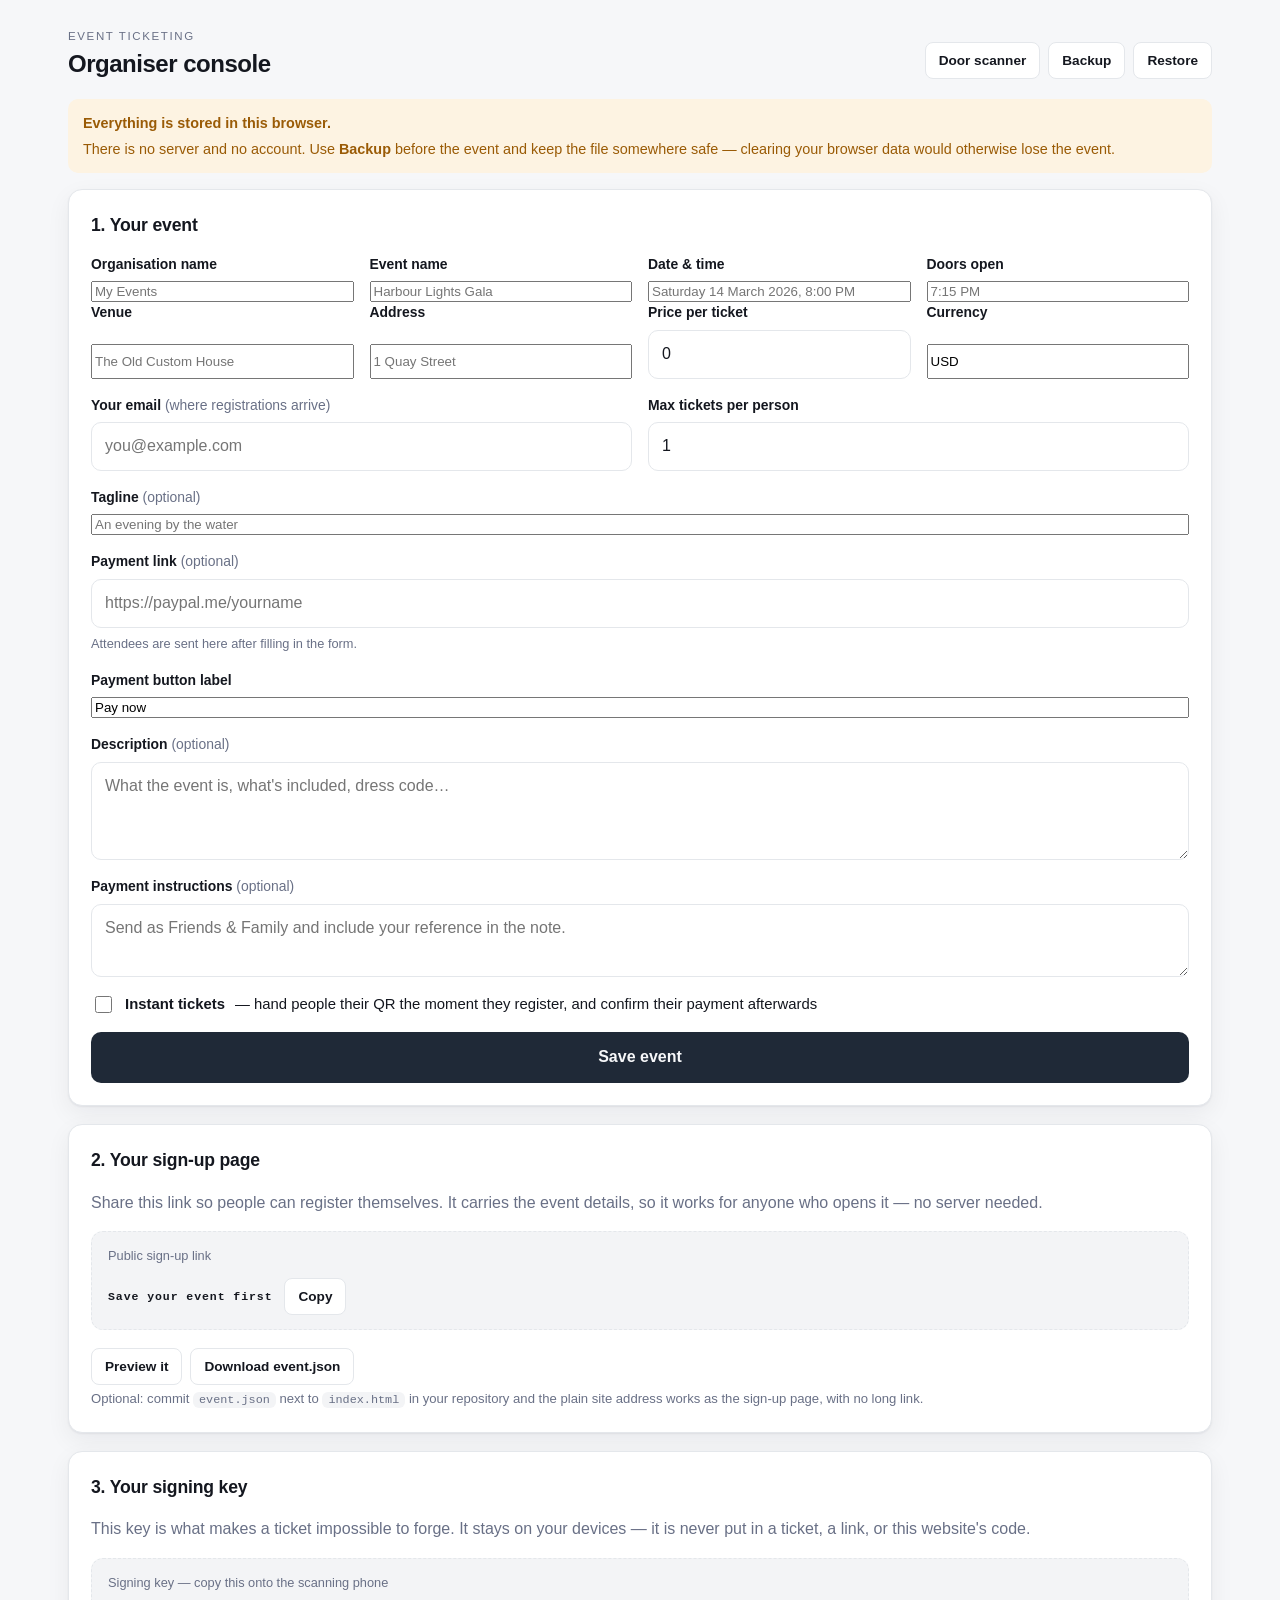
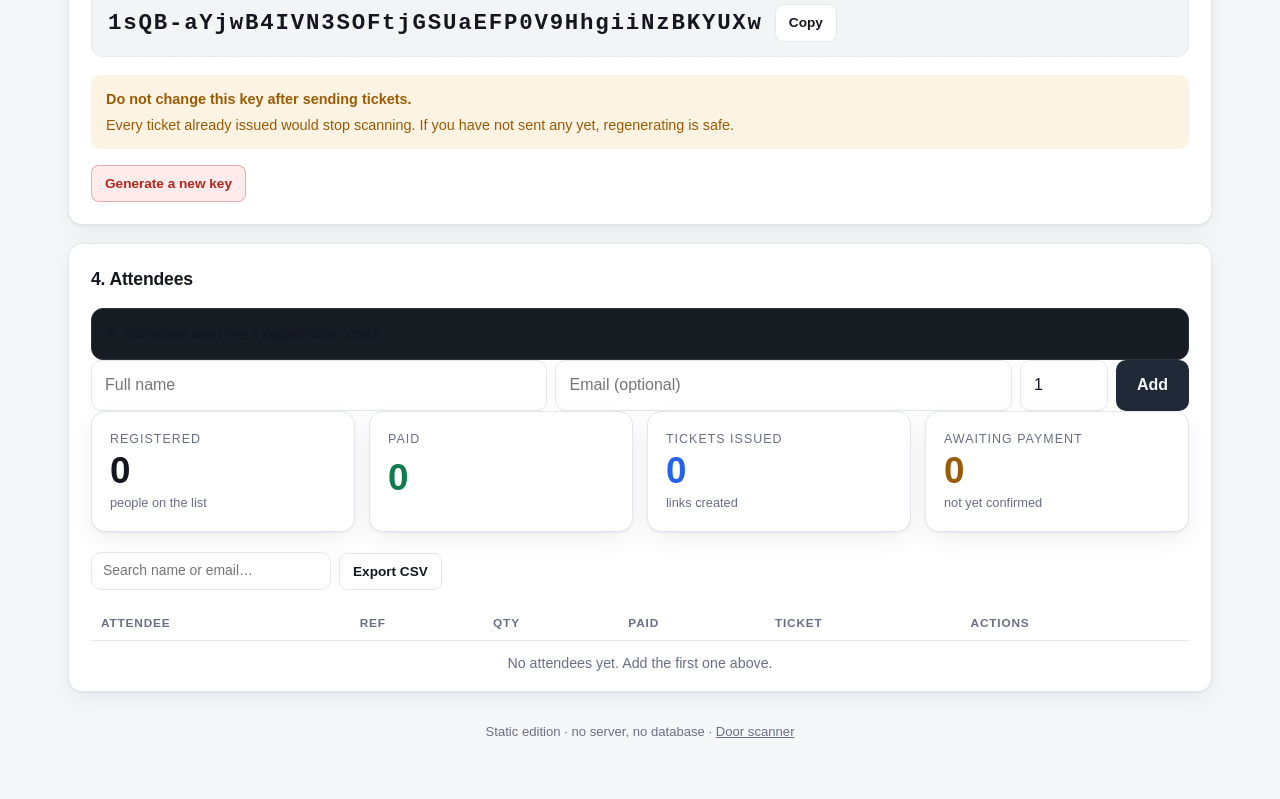
<file: admin.html>
<!doctype html>
<html lang="en">
<head>
<meta charset="utf-8">
<meta name="viewport" content="width=device-width, initial-scale=1, viewport-fit=cover">
<meta name="color-scheme" content="light dark">
<title>Organiser console · Event ticketing</title>
<link rel="stylesheet" href="assets/app.css">
<link rel="icon" href="data:image/svg+xml,<svg xmlns='http://www.w3.org/2000/svg' viewBox='0 0 16 16'><text y='13' font-size='14'>🎟️</text></svg>">
</head>
<body>
<div class="shell shell--wide">

  <header class="topbar">
    <div>
      <div class="topbar__brand" id="brandLabel">Event ticketing</div>
      <h1 class="topbar__title">Organiser console</h1>
    </div>
    <div class="topbar__actions">
      <a class="btn btn--ghost btn--small" href="scan.html">Door scanner</a>
      <button class="btn btn--ghost btn--small" id="backupBtn" type="button">Backup</button>
      <button class="btn btn--ghost btn--small" id="restoreBtn" type="button">Restore</button>
      <input type="file" id="restoreFile" accept="application/json" hidden>
    </div>
  </header>

  <div id="cryptoWarning" class="notice notice--error" hidden>
    <strong>This page needs a secure connection.</strong>
    <span>Ticket signing uses the browser's crypto engine, which only works over
    <code>https://</code> or <code>localhost</code>. Opening the file straight from disk will not work.</span>
  </div>

  <div class="notice notice--warn">
    <strong>Everything is stored in this browser.</strong>
    <span>There is no server and no account. Use <strong>Backup</strong> before the event and keep the file
    somewhere safe &mdash; clearing your browser data would otherwise lose the event.</span>
  </div>

  <!-- ------------------------------------------------------------ event -->
  <section class="card">
    <h2>1. Your event</h2>
    <form id="eventForm" class="form">
      <div class="grid2">
        <label class="field">
          <span class="field__label">Organisation name</span>
          <input name="brand" placeholder="My Events" required>
        </label>
        <label class="field">
          <span class="field__label">Event name</span>
          <input name="name" placeholder="Harbour Lights Gala" required>
        </label>
        <label class="field">
          <span class="field__label">Date &amp; time</span>
          <input name="startsAt" placeholder="Saturday 14 March 2026, 8:00 PM">
        </label>
        <label class="field">
          <span class="field__label">Doors open</span>
          <input name="doorsAt" placeholder="7:15 PM">
        </label>
        <label class="field">
          <span class="field__label">Venue</span>
          <input name="venue" placeholder="The Old Custom House">
        </label>
        <label class="field">
          <span class="field__label">Address</span>
          <input name="address" placeholder="1 Quay Street">
        </label>
        <label class="field">
          <span class="field__label">Price per ticket</span>
          <input name="price" type="number" step="0.01" min="0" value="0">
        </label>
        <label class="field">
          <span class="field__label">Currency</span>
          <input name="currency" value="USD" maxlength="3">
        </label>
      </div>
      <div class="grid2">
        <label class="field">
          <span class="field__label">Your email <span class="muted">(where registrations arrive)</span></span>
          <input name="organiserEmail" type="email" placeholder="you@example.com">
        </label>
        <label class="field">
          <span class="field__label">Max tickets per person</span>
          <input name="maxPerPerson" type="number" min="1" max="20" value="1">
        </label>
      </div>
      <label class="field">
        <span class="field__label">Tagline <span class="muted">(optional)</span></span>
        <input name="tagline" placeholder="An evening by the water">
      </label>
      <label class="field">
        <span class="field__label">Payment link <span class="muted">(optional)</span></span>
        <input name="paymentLink" type="url" placeholder="https://paypal.me/yourname">
        <span class="field__hint">Attendees are sent here after filling in the form.</span>
      </label>
      <label class="field">
        <span class="field__label">Payment button label</span>
        <input name="paymentLabel" placeholder="Pay with PayPal">
      </label>
      <label class="field">
        <span class="field__label">Description <span class="muted">(optional)</span></span>
        <textarea name="description" rows="3" placeholder="What the event is, what's included, dress code…"></textarea>
      </label>
      <label class="field">
        <span class="field__label">Payment instructions <span class="muted">(optional)</span></span>
        <textarea name="paymentNotice" rows="2" placeholder="Send as Friends &amp; Family and include your reference in the note."></textarea>
      </label>
      <label class="check">
        <input type="checkbox" name="instantMode" value="1">
        <strong>Instant tickets</strong> &mdash; hand people their QR the moment they register,
        and confirm their payment afterwards
      </label>
      <div class="notice notice--warn" id="instantBanner" hidden>
        <strong>Instant mode is on.</strong>
        <span>Anyone who fills in the form gets a ticket straight away, so the ticket by itself
        no longer proves anyone paid. <strong>The door is your checkpoint:</strong> load the door
        list onto the scanning phone, and only green means paid.</span>
      </div>
      <button class="btn btn--primary" type="submit">Save event</button>
    </form>
  </section>

  <!-- ------------------------------------------------------- sign-up link -->
  <section class="card">
    <h2>2. Your sign-up page</h2>
    <p class="muted">Share this link so people can register themselves. It carries the event
    details, so it works for anyone who opens it &mdash; no server needed.</p>

    <div class="refbox">
      <span class="refbox__label">Public sign-up link</span>
      <strong class="refbox__code refbox__code--wrap" id="signupLink">—</strong>
      <button class="btn btn--ghost btn--small" id="copySignup" type="button">Copy</button>
    </div>

    <div class="modal__actions" style="justify-content:flex-start">
      <a class="btn btn--ghost btn--small" id="openSignup" href="index.html" target="_blank" rel="noopener">Preview it</a>
      <button class="btn btn--ghost btn--small" id="downloadEventJson" type="button">Download event.json</button>
    </div>
    <div id="doorFileRow" hidden>
      <div class="notice notice--warn" style="margin-top:1rem">
        <strong>Before doors open, load the door list onto the scanning phone.</strong>
        <span>It lists everyone whose payment you have confirmed. Export it again any time you
        tick more people off &mdash; the scanner only shows green for people on this list.</span>
      </div>
      <button class="btn btn--primary btn--small" id="downloadDoorFile" type="button">Download door list</button>
    </div>
    <p class="fineprint">Optional: commit <code>event.json</code> next to <code>index.html</code> in your
    repository and the plain site address works as the sign-up page, with no long link.</p>
  </section>

  <!-- ----------------------------------------------------------- secret -->
  <section class="card">
    <h2>3. Your signing key</h2>
    <p class="muted">This key is what makes a ticket impossible to forge. It stays on your devices &mdash;
    it is never put in a ticket, a link, or this website's code.</p>

    <div class="refbox">
      <span class="refbox__label">Signing key &mdash; copy this onto the scanning phone</span>
      <strong class="refbox__code" id="secretValue">—</strong>
      <button class="btn btn--ghost btn--small" id="copySecret" type="button">Copy</button>
    </div>

    <div class="notice notice--warn">
      <strong>Do not change this key after sending tickets.</strong>
      <span>Every ticket already issued would stop scanning. If you have not sent any yet, regenerating is safe.</span>
    </div>
    <button class="btn btn--danger btn--small" id="regenSecret" type="button">Generate a new key</button>
  </section>

  <!-- --------------------------------------------------------- attendees -->
  <section class="card">
    <h2>4. Attendees</h2>

    <details class="manual" id="pasteBox">
      <summary>Someone sent me a registration code</summary>
      <p class="fineprint">Paste the code from their email or message. Their details are filled in
      exactly as they typed them, so nothing gets mistyped.</p>
      <form id="codeForm" class="form">
        <textarea id="regCode" rows="3" placeholder="REG1:..." spellcheck="false"></textarea>
        <button class="btn btn--primary" type="submit">Add this person</button>
      </form>
      <div id="codeError"></div>
    </details>

    <form id="attendeeForm" class="form form--row">
      <input class="input" name="name" placeholder="Full name" required>
      <input class="input" name="email" type="email" placeholder="Email (optional)">
      <input class="input input--tiny" name="quantity" type="number" min="1" max="20" value="1" title="Tickets">
      <button class="btn btn--primary" type="submit">Add</button>
    </form>

    <section class="stats">
      <div class="stat"><span class="stat__label">Registered</span><span class="stat__value" id="cRegistered">0</span><span class="stat__sub">people on the list</span></div>
      <div class="stat stat--ok"><span class="stat__label">Paid</span><span class="stat__value" id="cPaid">0</span><span class="stat__sub" id="cRevenue"></span></div>
      <div class="stat stat--go"><span class="stat__label">Tickets issued</span><span class="stat__value" id="cIssued">0</span><span class="stat__sub">links created</span></div>
      <div class="stat stat--warn"><span class="stat__label">Awaiting payment</span><span class="stat__value" id="cPending">0</span><span class="stat__sub">not yet confirmed</span></div>
    </section>

    <div class="toolbar">
      <div class="toolbar__right">
        <input id="search" class="input" type="search" placeholder="Search name or email…">
        <button class="btn btn--ghost btn--small" id="exportCsv" type="button">Export CSV</button>
      </div>
    </div>

    <div class="tablewrap">
      <table class="table" id="attendeeTable">
        <thead><tr>
          <th>Attendee</th><th>Ref</th><th class="col-num">Qty</th>
          <th>Paid</th><th>Ticket</th><th class="col-actions">Actions</th>
        </tr></thead>
        <tbody><tr><td colspan="6" class="empty">No attendees yet. Add the first one above.</td></tr></tbody>
      </table>
    </div>
  </section>

  <footer class="footer">
    Static edition &middot; no server, no database &middot;
    <a href="scan.html">Door scanner</a>
  </footer>
</div>

<!-- QR preview -->
<div class="modal" id="qrModal" hidden>
  <div class="modal__box">
    <h2 id="qrTitle">Ticket</h2>
    <canvas id="qrCanvas" class="modal__qr"></canvas>
    <p class="modal__code" id="qrCode"></p>
    <div class="modal__actions">
      <button class="btn btn--primary btn--small" id="qrDownload" type="button">Download QR</button>
      <button class="btn btn--ghost btn--small" id="qrClose" type="button">Close</button>
    </div>
  </div>
</div>

<script src="assets/qr.js"></script>
<script src="assets/common.js"></script>
<script src="assets/organiser.js"></script>
</body>
</html>
</file>
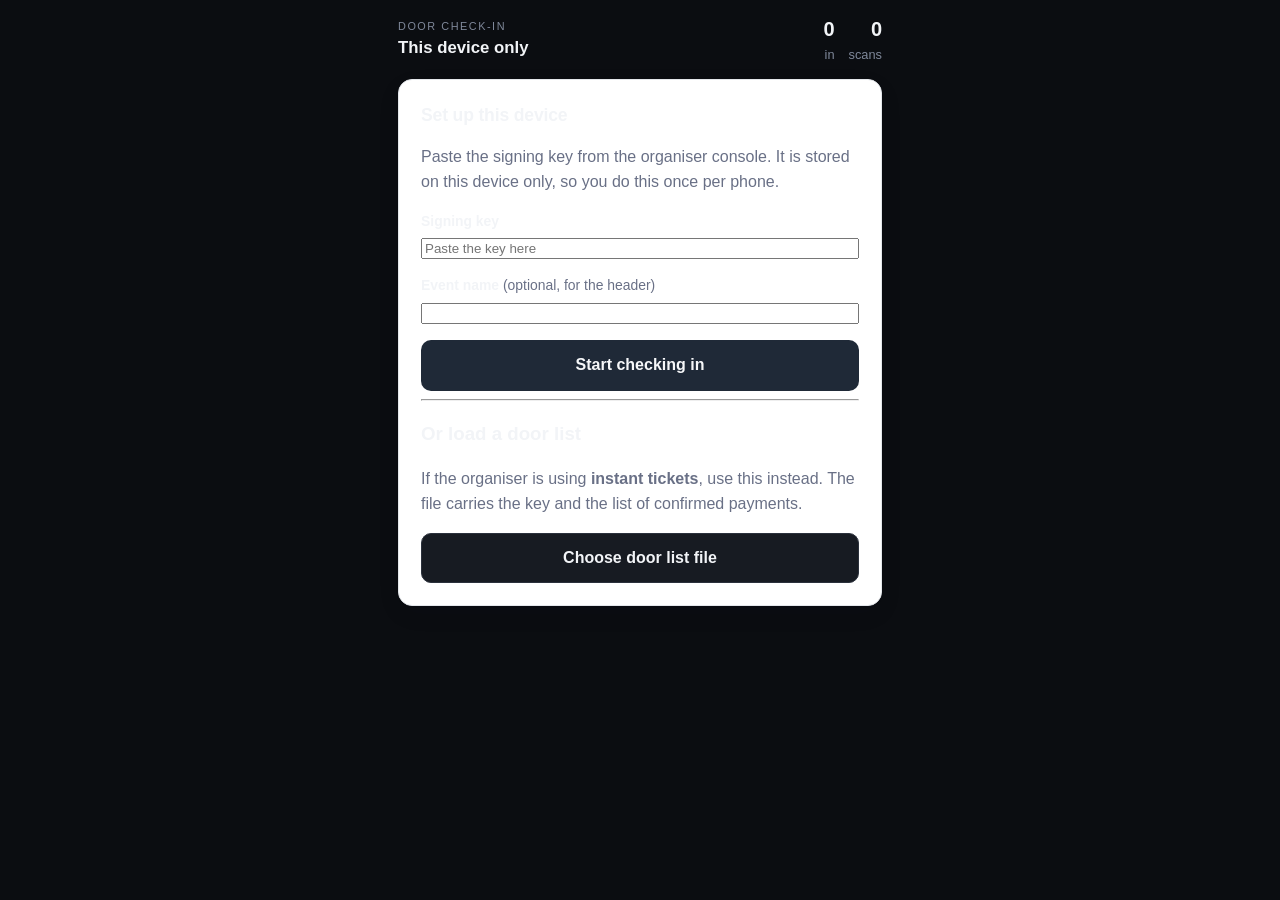
<file: scan.html>
<!doctype html>
<html lang="en">
<head>
<meta charset="utf-8">
<meta name="viewport" content="width=device-width, initial-scale=1, viewport-fit=cover">
<meta name="color-scheme" content="light dark">
<title>Door check-in</title>
<link rel="stylesheet" href="assets/app.css">
<link rel="icon" href="data:image/svg+xml,<svg xmlns='http://www.w3.org/2000/svg' viewBox='0 0 16 16'><text y='13' font-size='14'>&#128247;</text></svg>">
</head>
<body class="body--scan">
<div class="shell">

  <header class="scanbar">
    <div>
      <div class="scanbar__brand">Door check-in</div>
      <div class="scanbar__event" id="eventLabel">This device only</div>
    </div>
    <div class="scanbar__counts">
      <span><b id="cIn">0</b> in</span>
      <span><b id="cScans">0</b> scans</span>
    </div>
  </header>

  <!-- Key setup, shown until this device holds the signing key -->
  <section class="card" id="setupCard">
    <h2>Set up this device</h2>
    <p class="muted">Paste the signing key from the organiser console. It is stored on this
    device only, so you do this once per phone.</p>
    <form id="setupForm" class="form">
      <label class="field">
        <span class="field__label">Signing key</span>
        <input name="secret" required autocomplete="off" autocapitalize="none" spellcheck="false" placeholder="Paste the key here">
      </label>
      <label class="field">
        <span class="field__label">Event name <span class="muted">(optional, for the header)</span></span>
        <input name="event" autocomplete="off">
      </label>
      <button class="btn btn--primary btn--block" type="submit">Start checking in</button>
    </form>

    <hr>
    <h3>Or load a door list</h3>
    <p class="muted">If the organiser is using <strong>instant tickets</strong>, use this instead.
    The file carries the key and the list of confirmed payments.</p>
    <button class="btn btn--ghost btn--block" id="loadDoorFile" type="button">Choose door list file</button>
    <input type="file" id="doorFileInput" accept="application/json" hidden>
  </section>

  <div class="scanner" id="scannerUi" hidden>
    <div class="scanner__stage">
      <video id="video" playsinline muted></video>
      <canvas id="canvas" hidden></canvas>
      <div class="scanner__reticle"></div>
      <div class="scanner__hint" id="camHint">Tap &ldquo;Start camera&rdquo; below</div>
    </div>

    <div id="result" class="result result--idle">
      <div class="result__icon">&#127903;</div>
      <div class="result__title">Ready to scan</div>
      <div class="result__body">Point the camera at an attendee's QR code.</div>
    </div>

    <div class="scanner__controls">
      <button id="startBtn" class="btn btn--primary btn--block">Start camera</button>
      <button id="stopBtn" class="btn btn--ghost btn--block" hidden>Stop camera</button>
    </div>

    <details class="manual">
      <summary>Enter a code by hand</summary>
      <p class="fineprint">Hand entry cannot check the signature &mdash; only the QR can. Use it when a
      phone screen is cracked or too dim, and check the name matches.</p>
      <form id="manualForm" class="form form--row">
        <input id="manualCode" class="input" placeholder="20-character code" autocomplete="off" autocapitalize="characters" spellcheck="false">
        <button class="btn btn--primary" type="submit">Check</button>
      </form>
    </details>

    <div class="log">
      <h2>Recent scans</h2>
      <ul id="log" class="log__list"><li class="log__empty">Nothing scanned yet.</li></ul>
    </div>

    <div class="card">
      <h2>This device</h2>
      <p class="muted">Check-ins are stored on this device. If you scan on more than one phone,
      export from each and merge them afterwards.</p>
      <div class="modal__actions">
        <button class="btn btn--ghost btn--small" id="reloadDoorFile" type="button">Update door list</button>
        <input type="file" id="doorFileInput2" accept="application/json" hidden>
        <button class="btn btn--ghost btn--small" id="exportLog" type="button">Export check-ins</button>
        <button class="btn btn--danger btn--small" id="resetLog" type="button">Clear check-ins</button>
        <button class="btn btn--ghost btn--small" id="forgetKey" type="button">Forget key</button>
      </div>
    </div>
  </div>

</div>
<script src="assets/jsQR.js"></script>
<script src="assets/qr.js"></script>
<script src="assets/common.js"></script>
<script src="assets/scan.js"></script>
</body>
</html>
</file>
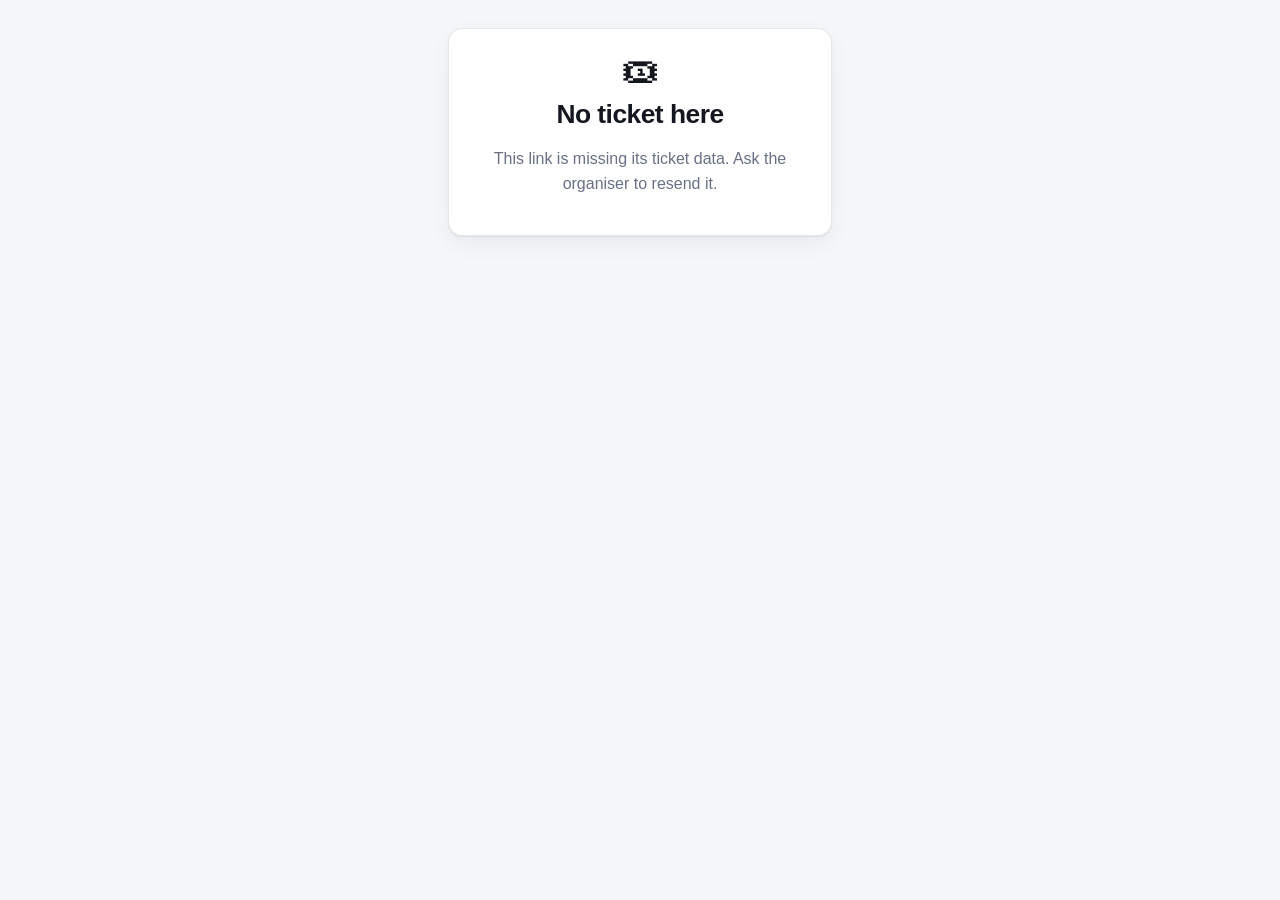
<file: ticket.html>
<!doctype html>
<html lang="en">
<head>
<meta charset="utf-8">
<meta name="viewport" content="width=device-width, initial-scale=1, viewport-fit=cover">
<meta name="color-scheme" content="light dark">
<title>Your ticket</title>
<link rel="stylesheet" href="assets/app.css">
<link rel="icon" href="data:image/svg+xml,<svg xmlns='http://www.w3.org/2000/svg' viewBox='0 0 16 16'><text y='13' font-size='14'>&#127903;</text></svg>">
</head>
<body class="body--ticket">
<div class="shell">
  <div id="root">
    <div class="card card--center"><p class="muted">Loading your ticket&hellip;</p></div>
  </div>
</div>
<script src="assets/qr.js"></script>
<script src="assets/common.js"></script>
<script src="assets/ticket.js"></script>
</body>
</html>
</file>
<file: assets/app.css>
/* The hidden attribute must win over any display rule below. Without this,
   a class like .modal { display: flex } keeps an element on screen even when
   its .hidden property is true, and nothing can dismiss it. */
[hidden] { display: none !important; }

:root {
  --bg: #f6f7f9;
  --surface: #ffffff;
  --surface-2: #f3f4f6;
  --border: #e4e7eb;
  --text: #14171f;
  --muted: #697086;
  --accent: #1f2937;
  --ok: #0f7b4f;
  --ok-bg: #e7f6ee;
  --warn: #9a5b06;
  --warn-bg: #fdf3e2;
  --err: #b3261e;
  --err-bg: #fdeceb;
  --radius: 14px;
  --shadow: 0 1px 2px rgba(16, 20, 30, .06), 0 8px 24px rgba(16, 20, 30, .06);
}

@media (prefers-color-scheme: dark) {
  :root {
    --bg: #0e1116;
    --surface: #171b22;
    --surface-2: #1f242d;
    --border: #2b313c;
    --text: #e8eaee;
    --muted: #9aa3b2;
    --accent: #e8eaee;
    --ok: #55d69a;
    --ok-bg: #10291f;
    --warn: #e5b567;
    --warn-bg: #2c2413;
    --err: #ff8b81;
    --err-bg: #2e1614;
    --shadow: 0 1px 2px rgba(0, 0, 0, .4), 0 8px 24px rgba(0, 0, 0, .3);
  }
}

* { box-sizing: border-box; }

body {
  margin: 0;
  background: var(--bg);
  color: var(--text);
  font: 16px/1.55 -apple-system, BlinkMacSystemFont, "Segoe UI", Roboto, Helvetica, Arial, sans-serif;
  -webkit-text-size-adjust: 100%;
}

.shell { max-width: 640px; margin: 0 auto; padding: 28px 18px 56px; }
.shell--wide { max-width: 1180px; }

h1 { font-size: 1.65rem; line-height: 1.2; margin: 0 0 8px; letter-spacing: -.02em; }
h2 { font-size: 1.1rem; margin: 0 0 14px; letter-spacing: -.01em; }
a { color: inherit; }
code { background: var(--surface-2); padding: 1px 6px; border-radius: 6px; font-size: .9em; }
.muted { color: var(--muted); font-weight: 400; }

/* ---------------------------------------------------------------- hero */
.hero { padding: 8px 2px 22px; }
.hero--tight { padding-bottom: 14px; }
.hero__brand { font-size: .72rem; letter-spacing: .14em; text-transform: uppercase; color: var(--muted); margin-bottom: 10px; }
.hero__tagline { margin: 6px 0 0; color: var(--muted); font-size: 1.02rem; }

/* ---------------------------------------------------------------- card */
.card {
  background: var(--surface);
  border: 1px solid var(--border);
  border-radius: var(--radius);
  padding: 22px;
  margin-bottom: 18px;
  box-shadow: var(--shadow);
}
.card--center { text-align: center; }
.card--narrow { max-width: 400px; margin-inline: auto; }
.glyph { font-size: 2.4rem; line-height: 1; margin-bottom: 10px; }

.prose p { margin: 0 0 12px; color: var(--muted); }
.prose p:last-child { margin-bottom: 0; }
.prose--small p { font-size: .9rem; margin-top: 14px; }

/* --------------------------------------------------------------- facts */
.facts { margin: 0 0 6px; display: grid; gap: 2px; }
.facts--center { justify-content: center; margin: 18px 0; }
.fact { display: flex; gap: 14px; padding: 9px 0; border-bottom: 1px solid var(--border); }
.fact:last-child { border-bottom: 0; }
.fact dt { flex: 0 0 88px; color: var(--muted); font-size: .87rem; }
.fact dd { margin: 0; font-weight: 600; }

/* --------------------------------------------------------------- forms */
.form { display: grid; gap: 16px; }
.form--row { display: flex; gap: 8px; align-items: stretch; }
.form--row .input { flex: 1; }

.field { display: grid; gap: 6px; }
.field__label { font-size: .87rem; font-weight: 600; }
.field__hint { font-size: .8rem; color: var(--muted); }

input[type=text], input[type=email], input[type=tel], input[type=password],
input[type=url], input[type=number], input[type=search], select, textarea, .input, .select {
  width: 100%;
  font: inherit;
  color: var(--text);
  background: var(--surface);
  border: 1px solid var(--border);
  border-radius: 10px;
  padding: 11px 13px;
  transition: border-color .15s, box-shadow .15s;
}
textarea { resize: vertical; }
input:focus, select:focus, textarea:focus {
  outline: none;
  border-color: var(--muted);
  box-shadow: 0 0 0 3px color-mix(in srgb, var(--muted) 18%, transparent);
}
.check { display: flex; align-items: center; gap: 10px; font-size: .93rem; }
.check input { width: 17px; height: 17px; }
.hp { position: absolute; left: -9999px; width: 1px; height: 1px; overflow: hidden; }

/* ------------------------------------------------------------- buttons */
.btn {
  display: inline-flex; align-items: center; justify-content: center; gap: 8px;
  font: inherit; font-weight: 600;
  padding: 12px 20px;
  border-radius: 10px;
  border: 1px solid transparent;
  cursor: pointer;
  text-decoration: none;
  transition: transform .06s, opacity .15s, background .15s;
}
.btn:active { transform: translateY(1px); }
.btn:disabled { opacity: .5; cursor: not-allowed; }
.btn--primary { background: var(--accent); color: var(--bg); }
.btn--ghost { background: var(--surface); color: var(--text); border-color: var(--border); }
.btn--danger { background: var(--err-bg); color: var(--err); border-color: color-mix(in srgb, var(--err) 30%, transparent); }
.btn--block { width: 100%; }
.btn--small { padding: 7px 13px; font-size: .85rem; border-radius: 8px; }
.btn--pay { background: #0070ba; color: #fff; font-size: 1.05rem; padding: 15px 20px; }

.fineprint { font-size: .82rem; color: var(--muted); margin: 4px 0 0; }
.fineprint--center { text-align: center; }
.footer { text-align: center; color: var(--muted); font-size: .82rem; padding-top: 12px; }

/* ------------------------------------------------------------- notices */
.notice { display: grid; gap: 4px; padding: 13px 15px; border-radius: 10px; font-size: .9rem; margin-bottom: 16px; }
.notice ul { margin: 4px 0 0; padding-left: 18px; }
.notice--error { background: var(--err-bg); color: var(--err); }
.notice--warn { background: var(--warn-bg); color: var(--warn); }
.notice--ok { background: var(--ok-bg); color: var(--ok); }

.steps { margin: 0; padding-left: 20px; display: grid; gap: 10px; color: var(--muted); }
.steps strong { color: var(--text); }

/* ------------------------------------------------------------- ref box */
.refbox {
  display: flex; align-items: center; gap: 12px; flex-wrap: wrap;
  background: var(--surface-2); border: 1px dashed var(--border);
  border-radius: 12px; padding: 14px 16px; margin-bottom: 18px;
}
.refbox__label { flex: 1 1 100%; font-size: .8rem; color: var(--muted); }
.refbox__code { font-family: ui-monospace, SFMono-Regular, Menlo, monospace; font-size: 1.4rem; letter-spacing: .08em; }

/* -------------------------------------------------------- ticket stub */
.body--ticket .shell { max-width: 420px; }
.ticket { background: var(--surface); border: 1px solid var(--border); border-radius: 18px; box-shadow: var(--shadow); overflow: hidden; }
.ticket__top { background: var(--accent); color: var(--bg); padding: 22px; }
.ticket__brand { font-size: .7rem; letter-spacing: .14em; text-transform: uppercase; opacity: .65; }
.ticket__event { font-size: 1.35rem; margin: 6px 0 8px; }
.ticket__when, .ticket__where { font-size: .9rem; opacity: .85; }
.ticket__perf { height: 0; border-top: 2px dashed var(--border); position: relative; }
.ticket__perf::before, .ticket__perf::after {
  content: ""; position: absolute; top: -11px; width: 20px; height: 20px;
  background: var(--bg); border-radius: 50%;
}
.ticket__perf::before { left: -11px; }
.ticket__perf::after { right: -11px; }
.ticket__bottom { padding: 24px; text-align: center; }
.ticket__qr { width: min(300px, 78vw); height: auto; image-rendering: pixelated; background: #fff; padding: 10px; border-radius: 12px; }
.ticket__code { font-family: ui-monospace, SFMono-Regular, Menlo, monospace; font-size: .95rem; letter-spacing: .1em; color: var(--muted); margin-top: 12px; word-break: break-all; }
.ticket__meta { display: flex; justify-content: space-between; margin-top: 14px; font-size: .88rem; font-weight: 600; }
.badge { display: inline-block; margin-top: 16px; padding: 7px 14px; border-radius: 999px; font-size: .82rem; font-weight: 700; }
.badge--valid { background: var(--ok-bg); color: var(--ok); }
.badge--used { background: var(--warn-bg); color: var(--warn); }

/* ----------------------------------------------------------- dashboard */
.topbar { display: flex; align-items: flex-end; justify-content: space-between; gap: 16px; flex-wrap: wrap; margin-bottom: 20px; }
.topbar__brand { font-size: .72rem; letter-spacing: .14em; text-transform: uppercase; color: var(--muted); }
.topbar__title { font-size: 1.5rem; margin: 4px 0 0; }
.topbar__actions { display: flex; gap: 8px; align-items: center; flex-wrap: wrap; }
.select { width: auto; padding: 7px 11px; font-size: .85rem; border-radius: 8px; }

.stats { display: grid; grid-template-columns: repeat(auto-fit, minmax(180px, 1fr)); gap: 14px; margin-bottom: 20px; }
.stat { background: var(--surface); border: 1px solid var(--border); border-radius: var(--radius); padding: 18px; box-shadow: var(--shadow); display: grid; gap: 2px; }
.stat__label { font-size: .78rem; text-transform: uppercase; letter-spacing: .08em; color: var(--muted); }
.stat__value { font-size: 2.3rem; font-weight: 700; line-height: 1.1; font-variant-numeric: tabular-nums; letter-spacing: -.02em; }
.stat__sub { font-size: .8rem; color: var(--muted); }
.stat--ok .stat__value { color: var(--ok); }
.stat--go .stat__value { color: #2563eb; }
.stat--warn .stat__value { color: var(--warn); }
@media (prefers-color-scheme: dark) { .stat--go .stat__value { color: #7aa7ff; } }

.toolbar { display: flex; justify-content: space-between; gap: 12px; flex-wrap: wrap; margin-bottom: 16px; }
.toolbar__right { display: flex; gap: 8px; align-items: center; }
.toolbar__right .input { width: 240px; padding: 7px 11px; font-size: .87rem; }
.tabs { display: flex; gap: 4px; flex-wrap: wrap; background: var(--surface-2); padding: 4px; border-radius: 10px; }
.tab { font: inherit; font-size: .84rem; font-weight: 600; border: 0; background: transparent; color: var(--muted); padding: 6px 12px; border-radius: 7px; cursor: pointer; }
.tab.is-active { background: var(--surface); color: var(--text); box-shadow: 0 1px 2px rgba(0, 0, 0, .12); }

.bulkbar { display: flex; align-items: center; gap: 10px; flex-wrap: wrap; background: var(--surface-2); border-radius: 10px; padding: 10px 14px; margin-bottom: 14px; font-size: .87rem; font-weight: 600; }

.tablewrap { overflow-x: auto; margin: 0 -22px -22px; padding: 0 22px 6px; }
.table { width: 100%; border-collapse: collapse; font-size: .89rem; }
.table th { text-align: left; font-size: .74rem; text-transform: uppercase; letter-spacing: .07em; color: var(--muted); font-weight: 700; padding: 8px 10px; border-bottom: 1px solid var(--border); white-space: nowrap; }
.table td { padding: 11px 10px; border-bottom: 1px solid var(--border); vertical-align: middle; }
.table tr:last-child td { border-bottom: 0; }
.table tr.is-selected td { background: var(--surface-2); }
.col-check { width: 32px; }
.col-num { text-align: center; }
.col-actions { text-align: right; }
.table td.col-actions { white-space: nowrap; text-align: right; }
.table td.col-actions .btn { margin-left: 4px; }
.empty { text-align: center; color: var(--muted); padding: 34px 10px; }
.who { display: grid; }
.who__name { font-weight: 600; }
.who__sub { font-size: .78rem; color: var(--muted); font-family: ui-monospace, SFMono-Regular, Menlo, monospace; }
.contact { display: grid; font-size: .84rem; }
.contact a { color: var(--muted); text-decoration: none; }

.pill { display: inline-block; padding: 3px 10px; border-radius: 999px; font-size: .76rem; font-weight: 700; white-space: nowrap; }
.pill--pending { background: var(--warn-bg); color: var(--warn); }
.pill--paid { background: var(--ok-bg); color: var(--ok); }
.pill--cancelled { background: var(--err-bg); color: var(--err); }
.pill--in { background: #e0ecff; color: #1d4ed8; }
.pill--none { background: var(--surface-2); color: var(--muted); }
@media (prefers-color-scheme: dark) { .pill--in { background: #16233f; color: #8ab0ff; } }

.danger-zone { border-color: color-mix(in srgb, var(--err) 35%, var(--border)); }
.danger-zone h2 { color: var(--err); }

.toast { position: fixed; left: 50%; bottom: 24px; transform: translateX(-50%); background: var(--accent); color: var(--bg); padding: 12px 20px; border-radius: 10px; font-size: .9rem; font-weight: 600; box-shadow: var(--shadow); z-index: 50; }

/* ------------------------------------------------------------- scanner */
.body--scan { background: #0b0d11; color: #f2f4f7; }
.body--scan .shell { max-width: 520px; padding-top: 14px; }
.scanbar { display: flex; justify-content: space-between; align-items: center; gap: 12px; margin-bottom: 14px; }
.scanbar__brand { font-size: .68rem; letter-spacing: .14em; text-transform: uppercase; color: #7f889a; }
.scanbar__event { font-weight: 700; font-size: 1.05rem; }
.scanbar__counts { display: flex; gap: 14px; font-size: .8rem; color: #7f889a; text-align: right; }
.scanbar__counts b { display: block; font-size: 1.25rem; color: #f2f4f7; font-variant-numeric: tabular-nums; }

.scanner__stage { position: relative; background: #000; border-radius: 16px; overflow: hidden; aspect-ratio: 4 / 3; }
.scanner__stage video { width: 100%; height: 100%; object-fit: cover; display: block; }
.scanner__reticle { position: absolute; inset: 16%; border: 3px solid rgba(255, 255, 255, .75); border-radius: 16px; pointer-events: none; }
.scanner__hint { position: absolute; inset: 0; display: grid; place-items: center; color: #97a0b0; font-size: .9rem; text-align: center; padding: 20px; }
.scanner__controls { margin: 14px 0; display: grid; gap: 8px; }
.body--scan .btn--ghost { background: #171b22; color: #f2f4f7; border-color: #2b313c; }

.result { border-radius: 16px; padding: 20px; text-align: center; margin: 14px 0; transition: background .2s; }
.result__icon { font-size: 2.6rem; line-height: 1; }
.result__title { font-size: 1.35rem; font-weight: 800; margin: 8px 0 4px; }
.result__body { font-size: .95rem; opacity: .9; }
.result__meta { font-size: .8rem; opacity: .7; margin-top: 8px; font-family: ui-monospace, SFMono-Regular, Menlo, monospace; }
.result--idle { background: #171b22; color: #97a0b0; }
.result--ok { background: #0d7a4c; color: #fff; }
.result--duplicate { background: #a86b12; color: #fff; }
.result--refused, .result--invalid { background: #a52f27; color: #fff; }
.result .btn { margin-top: 14px; background: rgba(255, 255, 255, .18); color: #fff; border-color: rgba(255, 255, 255, .4); }

.manual { background: #171b22; border: 1px solid #2b313c; border-radius: 12px; padding: 14px 16px; }
.manual summary { cursor: pointer; font-weight: 600; font-size: .9rem; }
.manual .form { margin-top: 12px; }
.manual .input { background: #0b0d11; color: #f2f4f7; border-color: #2b313c; }
.body--scan .fineprint { color: #7f889a; }

.log { margin-top: 20px; }
.log h2 { font-size: .78rem; text-transform: uppercase; letter-spacing: .09em; color: #7f889a; }
.log__list { list-style: none; margin: 0; padding: 0; display: grid; gap: 6px; }
.log__list li { display: flex; justify-content: space-between; gap: 12px; background: #171b22; border-radius: 9px; padding: 9px 13px; font-size: .87rem; }
.log__empty { color: #7f889a; justify-content: center !important; }
.log__res { font-weight: 700; font-size: .76rem; text-transform: uppercase; letter-spacing: .05em; }
.log__res--ok { color: #55d69a; }
.log__res--duplicate { color: #e5b567; }
.log__res--refused, .log__res--invalid { color: #ff8b81; }

@media (max-width: 560px) {
  .shell { padding: 20px 14px 44px; }
  .toolbar__right { width: 100%; }
  .toolbar__right .input { flex: 1; width: auto; }
}

/* ------------------------------------------------------------------ */
/* Static edition additions                                            */
/* ------------------------------------------------------------------ */

.grid2 {
  display: grid;
  grid-template-columns: repeat(auto-fit, minmax(15rem, 1fr));
  gap: 0 1rem;
}

.input--tiny { max-width: 5.5rem; }

.who { display: flex; flex-direction: column; gap: .15rem; }
.who a { font-size: .85em; }

.pill {
  display: inline-block;
  padding: .15rem .5rem;
  border-radius: 999px;
  font-size: .78rem;
  font-weight: 600;
  white-space: nowrap;
}
.pill--ok   { background: rgba(21, 128, 61, .14);  color: #15803d; }
.pill--warn { background: rgba(180, 83, 9, .14);   color: #b45309; }

.check--inline { display: inline-flex; align-items: center; gap: .35rem; margin: 0; }

.flash {
  display: inline-block;
  margin-left: .6rem;
  font-size: .85rem;
  font-weight: 600;
  color: #15803d;
}

/* QR preview dialog */
.modal {
  position: fixed;
  inset: 0;
  background: rgba(0, 0, 0, .55);
  display: flex;
  align-items: center;
  justify-content: center;
  padding: 1rem;
  z-index: 50;
}
.modal__box {
  background: var(--card, #fff);
  border-radius: 16px;
  padding: 1.4rem;
  max-width: 22rem;
  width: 100%;
  text-align: center;
  box-shadow: 0 10px 40px rgba(0, 0, 0, .3);
}
.modal__box h2 { margin: 0 0 .8rem; }
.modal__qr {
  width: 100%;
  max-width: 16rem;
  height: auto;
  image-rendering: pixelated;   /* keep module edges crisp when scaled */
  background: #fff;
  border-radius: 10px;
}
.modal__code {
  font-family: ui-monospace, SFMono-Regular, Menlo, monospace;
  letter-spacing: .08em;
  font-size: .85rem;
  word-break: break-all;
  opacity: .75;
}
.modal__actions {
  display: flex;
  gap: .5rem;
  justify-content: center;
  flex-wrap: wrap;
}

@media (prefers-color-scheme: dark) {
  .modal__box { background: #1a1d23; }
}

.refbox__code--wrap {
  word-break: break-all;
  font-size: .72rem;
  line-height: 1.4;
  max-height: 4.5rem;
  overflow-y: auto;
}
textarea#regCode, textarea#codeBox {
  width: 100%;
  font-family: ui-monospace, SFMono-Regular, Menlo, monospace;
  font-size: .78rem;
  word-break: break-all;
}

/* Instant mode: a ticket whose payment is not yet confirmed. Deliberately the
   loudest state on the screen - mistaking it for "paid" is what costs money. */
.result--unconfirmed {
  background: #7f1d1d;
  color: #fff;
  border: 4px solid #fca5a5;
  animation: unconfirmedPulse 1s ease-in-out 3;
}
.result--unconfirmed .result__title {
  font-size: 1.5rem;
  letter-spacing: .02em;
}
@keyframes unconfirmedPulse {
  0%, 100% { background: #7f1d1d; }
  50%      { background: #b91c1c; }
}
.log__res--unconfirmed { color: #fca5a5; font-weight: 700; }
</file>
